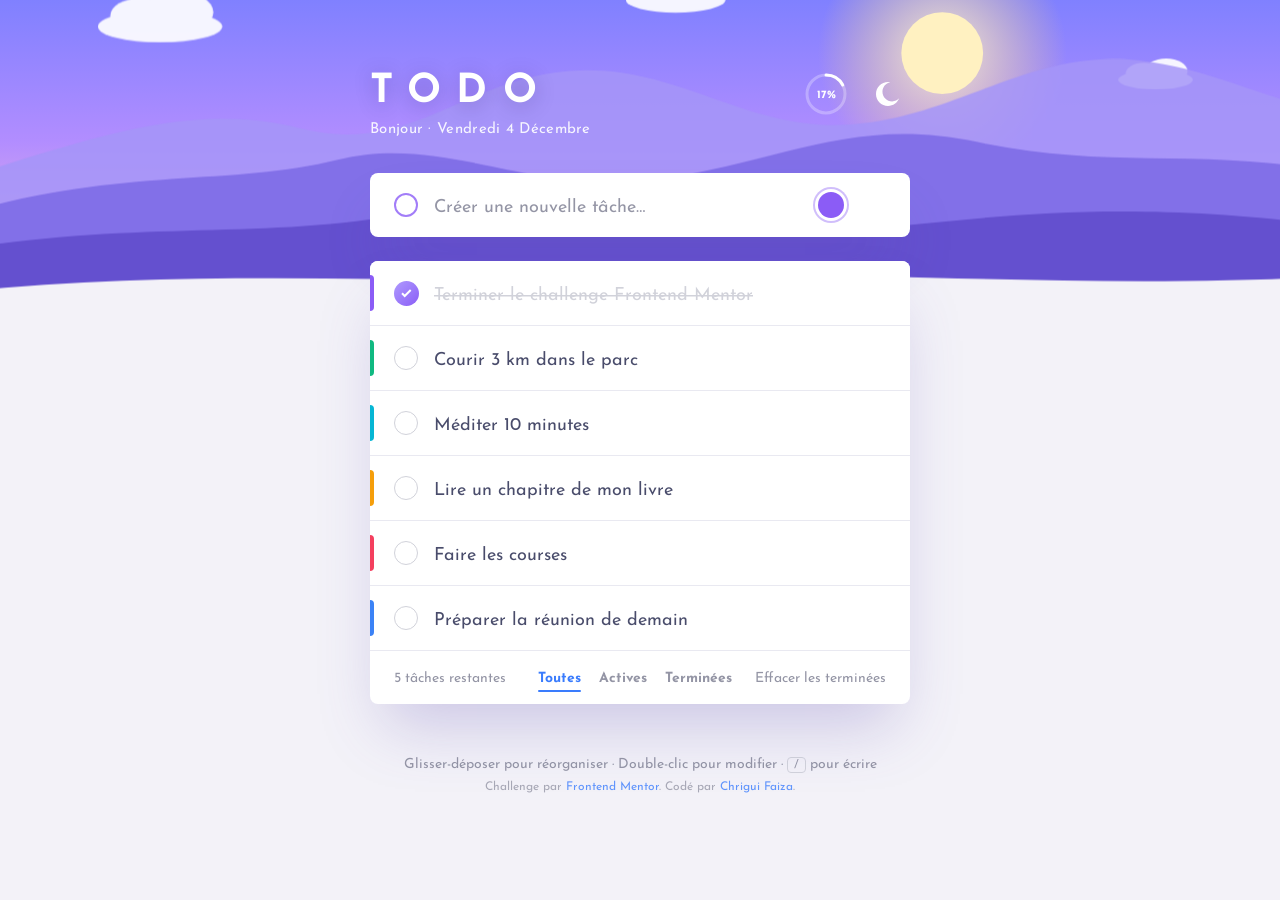
<file: index.html>
<!DOCTYPE html>
<html lang="fr" data-theme="light">
<head>
  <meta charset="UTF-8">
  <meta name="viewport" content="width=device-width, initial-scale=1.0">
  <meta name="theme-color" content="#6d7cff">
  <title>TODO — Mes tâches</title>

  <!-- Favicon intégré (aucun fichier image nécessaire) -->
  <link rel="icon" href="data:image/svg+xml,%3Csvg xmlns='http://www.w3.org/2000/svg' viewBox='0 0 32 32'%3E%3Cdefs%3E%3ClinearGradient id='g' x1='0' y1='0' x2='1' y2='1'%3E%3Cstop offset='0' stop-color='%2355ddff'/%3E%3Cstop offset='1' stop-color='%23c058f3'/%3E%3C/linearGradient%3E%3C/defs%3E%3Ccircle cx='16' cy='16' r='15' fill='url(%23g)'/%3E%3Cpath d='M10 16.5l4 4 8-9' fill='none' stroke='white' stroke-width='3' stroke-linecap='round' stroke-linejoin='round'/%3E%3C/svg%3E">

  <link rel="preconnect" href="https://fonts.googleapis.com">
  <link rel="preconnect" href="https://fonts.gstatic.com" crossorigin>
  <link rel="stylesheet" href="https://fonts.googleapis.com/css2?family=Josefin+Sans:wght@400;600;700&display=swap">

  <!-- Applique le thème AVANT l'affichage pour éviter un flash blanc -->
  <script>
    (function () {
      var t = null;
      try { t = JSON.parse(localStorage.getItem("theme")); } catch (e) {}
      if (t !== "light" && t !== "dark") {
        t = window.matchMedia && matchMedia("(prefers-color-scheme: dark)").matches ? "dark" : "light";
      }
      document.documentElement.dataset.theme = t;
    })();
  </script>

  <link rel="stylesheet" href="style.css">
</head>
<body>

  <!-- ===================== EN-TÊTE ILLUSTRÉ ===================== -->
  <!-- Paysage en SVG : soleil le jour, lune et étoiles la nuit.
       Les couleurs viennent des variables CSS => elles changent avec le thème. -->
  <header class="hero" id="hero" aria-hidden="true">
    <svg class="hero-art" viewBox="0 0 1440 400" preserveAspectRatio="xMidYMax slice">
      <defs>
        <linearGradient id="sky" x1="0" y1="0" x2="0" y2="1">
          <stop class="s1" offset="0"/>
          <stop class="s2" offset="0.55"/>
          <stop class="s3" offset="1"/>
        </linearGradient>
        <radialGradient id="sunGlow">
          <stop offset="0" stop-color="#fff6d6" stop-opacity=".9"/>
          <stop offset="1" stop-color="#ffd27a" stop-opacity="0"/>
        </radialGradient>
        <radialGradient id="moonGlow">
          <stop offset="0" stop-color="#d9d4ff" stop-opacity=".55"/>
          <stop offset="1" stop-color="#d9d4ff" stop-opacity="0"/>
        </radialGradient>
        <mask id="crescent">
          <rect width="1440" height="400" fill="white"/>
          <circle cx="1080" cy="106" r="34" fill="black"/>
        </mask>
      </defs>

      <!-- Ciel -->
      <rect class="sky" width="1440" height="400" fill="url(#sky)"/>

      <!-- Étoiles (générées en JS) + étoile filante -->
      <g class="stars" id="stars"></g>
      <line class="shooting" x1="300" y1="40" x2="380" y2="70"/>

      <!-- Soleil / Lune (parallaxe lente) -->
      <g class="layer" style="--depth: 4"><g class="celestial">
        <g class="sun">
          <circle cx="1060" cy="120" r="140" fill="url(#sunGlow)"/>
          <circle cx="1060" cy="120" r="46" fill="#fff1c1"/>
        </g>
        <g class="moon">
          <circle cx="1060" cy="120" r="120" fill="url(#moonGlow)"/>
          <circle cx="1060" cy="120" r="38" fill="#f3f0ff" mask="url(#crescent)"/>
        </g>
      </g></g>

      <!-- Nuages qui dérivent -->
      <g class="layer" style="--depth: 8">
        <g class="clouds">
          <g class="cloud" transform="translate(180 90)">
            <ellipse cx="0" cy="0" rx="70" ry="18"/>
            <ellipse cx="-22" cy="-12" rx="34" ry="20"/>
            <ellipse cx="20" cy="-16" rx="40" ry="24"/>
          </g>
          <g class="cloud desktop-only" transform="translate(760 60) scale(.8)">
            <ellipse cx="0" cy="0" rx="70" ry="18"/>
            <ellipse cx="-22" cy="-12" rx="34" ry="20"/>
            <ellipse cx="20" cy="-16" rx="40" ry="24"/>
          </g>
          <g class="cloud" transform="translate(1300 150) scale(.6)">
            <ellipse cx="0" cy="0" rx="70" ry="18"/>
            <ellipse cx="-22" cy="-12" rx="34" ry="20"/>
            <ellipse cx="20" cy="-16" rx="40" ry="24"/>
          </g>
        </g>
      </g>

      <!-- Montagnes en 3 plans -->
      <path class="layer m1 desktop-only" style="--depth: 12"
        d="M-40 260 C120 210 220 175 340 205 C460 235 520 150 640 140 C760 130 840 210 960 200 C1080 190 1160 115 1280 128 C1360 137 1420 170 1480 182 V400 H-40Z"/>
      <path class="layer m2" style="--depth: 20"
        d="M-40 300 C140 248 260 270 380 240 C500 210 600 282 740 262 C880 242 960 190 1100 220 C1240 250 1340 228 1480 250 V400 H-40Z"/>
      <path class="layer m3" style="--depth: 30"
        d="M-40 340 C160 308 300 330 460 300 C620 270 760 332 920 322 C1080 312 1220 280 1480 312 V400 H-40Z"/>
      <!-- Premier plan : même couleur que la page => fondu parfait -->
      <path class="m4" d="M-40 388 C240 360 480 382 720 372 C960 362 1200 386 1480 372 V400 H-40Z"/>
    </svg>
  </header>

  <!-- ===================== APPLICATION ===================== -->
  <main class="app">

    <div class="app-head">
      <div>
        <h1>TODO</h1>
        <p class="greeting" id="greeting"></p>
      </div>

      <div class="head-actions">
        <!-- Anneau de progression -->
        <div class="ring" id="ring" role="img" aria-label="Progression">
          <svg viewBox="0 0 44 44">
            <circle class="ring-track" cx="22" cy="22" r="19"/>
            <circle class="ring-value" id="ringValue" cx="22" cy="22" r="19"/>
          </svg>
          <span id="ringText">0%</span>
        </div>

        <!-- Bouton jour / nuit -->
        <button class="theme-btn" id="themeBtn" type="button" aria-label="Activer le mode nuit">
          <svg class="icon-moon" viewBox="0 0 26 26" aria-hidden="true">
            <path fill="currentColor" d="M13 0c.81 0 1.603.074 2.373.216C10.593 1.199 7 5.43 7 10.5 7 16.299 11.701 21 17.5 21c2.996 0 5.7-1.255 7.613-3.268C23.22 22.572 18.51 26 13 26 5.82 26 0 20.18 0 13S5.82 0 13 0z"/>
          </svg>
          <svg class="icon-sun" viewBox="0 0 26 26" aria-hidden="true">
            <path fill="currentColor" d="M13 21a1 1 0 011 1v3a1 1 0 11-2 0v-3a1 1 0 011-1zm-5.657-2.343a1 1 0 010 1.414l-2.121 2.121a1 1 0 01-1.414-1.414l2.12-2.121a1 1 0 011.415 0zm12.728 0l2.121 2.121a1 1 0 01-1.414 1.414l-2.121-2.12a1 1 0 011.414-1.415zM13 8a5 5 0 110 10 5 5 0 010-10zm12 4a1 1 0 110 2h-3a1 1 0 110-2h3zM4 12a1 1 0 110 2H1a1 1 0 110-2h3zm18.192-8.192a1 1 0 010 1.414l-2.12 2.121a1 1 0 01-1.415-1.414l2.121-2.121a1 1 0 011.414 0zm-16.97 0l2.121 2.12A1 1 0 015.93 7.344L3.808 5.222a1 1 0 011.414-1.414zM13 0a1 1 0 011 1v3a1 1 0 11-2 0V1a1 1 0 011-1z"/>
          </svg>
        </button>
      </div>
    </div>

    <!-- Nouvelle tâche -->
    <form class="card new-task" id="newTask" autocomplete="off">
      <span class="check preview" aria-hidden="true"></span>
      <label class="sr-only" for="taskInput">Nouvelle tâche</label>
      <input type="text" id="taskInput" maxlength="140" placeholder="Créer une nouvelle tâche…">
      <button type="button" class="swatch-btn" id="newColorBtn" aria-label="Choisir la couleur de la note" aria-haspopup="true"></button>
      <button type="submit" class="add-btn" id="addBtn" aria-label="Ajouter la tâche">
        <svg viewBox="0 0 18 18" aria-hidden="true"><path d="M9 2v14M2 9h14" stroke="currentColor" stroke-width="2.4" stroke-linecap="round"/></svg>
      </button>
    </form>

    <!-- Liste -->
    <section class="card list-card" aria-label="Liste des tâches">
      <ul id="taskList" class="task-list"></ul>

      <div class="empty" id="empty" hidden>
        <svg viewBox="0 0 120 90" aria-hidden="true">
          <rect x="18" y="10" width="84" height="70" rx="10" class="e-paper"/>
          <rect x="32" y="28" width="12" height="12" rx="6" class="e-dot"/>
          <rect x="52" y="31" width="36" height="6" rx="3" class="e-line"/>
          <rect x="32" y="50" width="12" height="12" rx="6" class="e-dot2"/>
          <rect x="52" y="53" width="26" height="6" rx="3" class="e-line"/>
        </svg>
        <p id="emptyText">Rien à faire… pour l'instant !</p>
      </div>

      <div class="list-footer">
        <span id="nbItem" aria-live="polite"></span>

        <div class="filters" role="group" aria-label="Filtrer les tâches">
          <button type="button" data-filter="all" aria-pressed="true">Toutes</button>
          <button type="button" data-filter="active" aria-pressed="false">Actives</button>
          <button type="button" data-filter="completed" aria-pressed="false">Terminées</button>
        </div>

        <button type="button" id="clear" class="clear">Effacer les terminées</button>
      </div>
    </section>

    <footer class="footer">
      <p>Glisser-déposer pour réorganiser · Double-clic pour modifier · <kbd>/</kbd> pour écrire</p>
      <p class="attribution">
        Challenge par <a href="https://www.frontendmentor.io?ref=challenge" target="_blank" rel="noopener">Frontend Mentor</a>.
        Codé par <a href="https://github.com/faiza-chr/">Chrigui Faiza</a>.
      </p>
    </footer>
  </main>

  <!-- Palette de couleurs (partagée, positionnée en JS) -->
  <div class="palette" id="palette" role="dialog" aria-label="Couleur de la note" hidden></div>

  <!-- Notification avec « Annuler » -->
  <div class="toast" id="toast" role="status" aria-live="polite">
    <span id="toastText"></span>
    <button type="button" id="toastAction"></button>
  </div>

  <script src="script.js"></script>
</body>
</html>
</file>
<file: style.css>
/* =========================================================
   TODO — style.css
   Thème jour / nuit piloté par [data-theme] sur <html>
   ========================================================= */

*, *::before, *::after { margin: 0; padding: 0; box-sizing: border-box; }

/* ---------- Variables : MODE JOUR ---------- */
:root {
  --font: "Josefin Sans", system-ui, sans-serif;

  --bg: #f3f2f8;
  --card: #ffffff;
  --text: #494c6b;
  --muted: #9495a5;
  --faint: #d1d2da;
  --line: #e9e9f1;
  --hover: #24263a;
  --accent: #3a7cfd;
  --shadow: 0 35px 60px -15px rgba(99, 82, 180, .28);

  /* Scène de l'en-tête */
  --sky1: #6d7cff;
  --sky2: #b28dff;
  --sky3: #ffc2d9;
  --m1: #a596f8;
  --m2: #8270e8;
  --m3: #6450cf;
  --cloud: .92;
  --stars: 0;
  --sun: 1;

  --ease: cubic-bezier(.2, .8, .2, 1);
  color-scheme: light;
}

/* ---------- Variables : MODE NUIT ---------- */
[data-theme="dark"] {
  --bg: #161722;
  --card: #25273d;
  --text: #c8cbe7;
  --muted: #6b6e8e;
  --faint: #4d5067;
  --line: #34364c;
  --hover: #f1f1fb;
  --accent: #6aa0ff;
  --shadow: 0 35px 60px -15px rgba(0, 0, 0, .65);

  --sky1: #060a22;
  --sky2: #1c1850;
  --sky3: #4b2a7d;
  --m1: #2c2760;
  --m2: #1e1b45;
  --m3: #14122f;
  --cloud: .14;
  --stars: 1;
  --sun: 0;

  color-scheme: dark;
}

html { -webkit-text-size-adjust: 100%; }

body {
  min-height: 100vh;
  font-family: var(--font);
  font-size: 18px;
  color: var(--text);
  background: var(--bg);
  transition: background-color .5s var(--ease), color .5s var(--ease);
  -webkit-font-smoothing: antialiased;
}

button { font: inherit; color: inherit; background: none; border: 0; cursor: pointer; }
button:focus-visible, input:focus-visible { outline: 2px solid var(--accent); outline-offset: 3px; border-radius: 6px; }

.sr-only {
  position: absolute; width: 1px; height: 1px; overflow: hidden;
  clip: rect(0 0 0 0); white-space: nowrap;
}

/* Transition circulaire du thème (View Transitions API) */
::view-transition-old(root),
::view-transition-new(root) { animation: none; mix-blend-mode: normal; }

/* =========================================================
   EN-TÊTE ILLUSTRÉ
   ========================================================= */
.hero {
  position: relative;
  height: 300px;
  overflow: hidden;
  background: var(--bg);
}
.hero-art { position: absolute; top: 0; left: 0; width: 100%; height: calc(100% + 2px); display: block; }
.celestial { transition: transform .6s var(--ease); }

.s1 { stop-color: var(--sky1); }
.s2 { stop-color: var(--sky2); }
.s3 { stop-color: var(--sky3); }
.s1, .s2, .s3 { transition: stop-color .8s var(--ease); }

.m1 { fill: var(--m1); opacity: .85; }
.m2 { fill: var(--m2); }
.m3 { fill: var(--m3); }
.m4 { fill: var(--bg); }
.m1, .m2, .m3, .m4 { transition: fill .8s var(--ease); }

/* Parallaxe : --px / --py sont mis à jour par le JS */
.layer {
  transform: translate(calc(var(--px, 0) * var(--depth) * -1px), calc(var(--py, 0) * var(--depth) * -.4px));
  transition: transform .6s var(--ease);
}

/* Soleil qui se couche / lune qui se lève */
.sun, .moon { transition: transform 1s var(--ease), opacity .8s var(--ease); }
.sun  { opacity: var(--sun); transform: translateY(calc((1 - var(--sun)) * 170px)); }
.moon { opacity: calc(1 - var(--sun)); transform: translateY(calc(var(--sun) * 170px)); }

.cloud ellipse { fill: #fff; }
.clouds { opacity: var(--cloud); transition: opacity .8s; animation: drift 60s linear infinite alternate; }
@keyframes drift { to { transform: translateX(-120px); } }

.stars { opacity: var(--stars); transition: opacity 1s var(--ease); }
.star { fill: #fff; animation: twinkle 3s ease-in-out infinite; }
@keyframes twinkle { 50% { opacity: .25; } }

.shooting {
  stroke: #fff; stroke-width: 2; stroke-linecap: round;
  stroke-dasharray: 40 400; stroke-dashoffset: 40;
  opacity: 0;
}
[data-theme="dark"] .shooting { animation: shoot 7s ease-in 2s infinite; }
@keyframes shoot {
  0%   { stroke-dashoffset: 40;   opacity: 0; transform: translate(0, 0); }
  2%   { opacity: 1; }
  10%  { stroke-dashoffset: -120; opacity: 0; transform: translate(260px, 100px); }
  100% { opacity: 0; }
}

/* =========================================================
   APPLICATION
   ========================================================= */
.app {
  position: relative;
  z-index: 1;
  width: min(540px, 100% - 48px);
  margin: -228px auto 0;
  padding-bottom: 48px;
}

.app-head {
  display: flex;
  align-items: flex-start;
  justify-content: space-between;
  margin-bottom: 36px;
  color: #fff;
}
h1 {
  font-size: 40px;
  font-weight: 700;
  letter-spacing: .38em;
  line-height: 1;
  text-shadow: 0 4px 20px rgba(30, 20, 80, .25);
}
.greeting {
  margin-top: 10px;
  font-size: 15px;
  opacity: .9;
  letter-spacing: .02em;
  text-transform: capitalize;
}

.head-actions { display: flex; align-items: center; gap: 18px; }

/* Anneau de progression */
.ring { position: relative; width: 44px; height: 44px; display: grid; place-items: center; }
.ring svg { position: absolute; inset: 0; transform: rotate(-90deg); }
.ring circle { fill: none; stroke-width: 3; }
.ring-track { stroke: rgba(255, 255, 255, .28); }
.ring-value {
  stroke: #fff; stroke-linecap: round;
  stroke-dasharray: 119.38; stroke-dashoffset: 119.38;
  transition: stroke-dashoffset .7s var(--ease);
}
#ringText { font-size: 11px; font-weight: 700; padding-top: 2px; }

/* Bouton jour / nuit */
.theme-btn {
  position: relative;
  width: 44px; height: 44px;
  border-radius: 50%;
  display: grid; place-items: center;
  color: #fff;
  transition: background .3s, transform .3s var(--ease);
}
.theme-btn:hover { background: rgba(255, 255, 255, .16); transform: rotate(-12deg); }
.theme-btn svg {
  position: absolute; width: 24px; height: 24px;
  transition: transform .6s var(--ease), opacity .4s;
}
.icon-sun  { opacity: 0; transform: rotate(-90deg) scale(.4); }
[data-theme="dark"] .icon-moon { opacity: 0; transform: rotate(90deg) scale(.4); }
[data-theme="dark"] .icon-sun  { opacity: 1; transform: none; }

/* ---------- Cartes ---------- */
.card {
  background: var(--card);
  border-radius: 8px;
  box-shadow: var(--shadow);
  transition: background-color .5s var(--ease), box-shadow .5s;
}

/* ---------- Bouton cercle (cocher) ---------- */
.check {
  position: relative;
  flex: none;
  width: 24px; height: 24px;
  border-radius: 50%;
  border: 1.5px solid var(--faint);
  transition: border-color .2s, transform .2s var(--ease);
}
.check::after {
  content: "";
  position: absolute; inset: -1.5px;
  border-radius: 50%;
  background:
    url("data:image/svg+xml,%3Csvg xmlns='http://www.w3.org/2000/svg' width='11' height='9'%3E%3Cpath fill='none' stroke='%23FFF' stroke-width='2' d='M1 4.304L3.696 7l6-6'/%3E%3C/svg%3E") center / 11px no-repeat,
    linear-gradient(135deg, color-mix(in oklab, var(--c, var(--accent)), white 35%), var(--c, var(--accent)));
  transform: scale(0);
  transition: transform .35s cubic-bezier(.3, 1.6, .5, 1);
}
.check.preview { border-color: var(--c); border-width: 2px; opacity: .8; }

/* ---------- Nouvelle tâche ---------- */
.new-task {
  display: flex;
  align-items: center;
  gap: 16px;
  height: 64px;
  padding: 0 14px 0 24px;
  margin-bottom: 24px;
}
.new-task.shake { animation: shake .4s; }
@keyframes shake {
  20%, 60% { transform: translateX(-8px); }
  40%, 80% { transform: translateX(8px); }
}

#taskInput {
  flex: 1;
  min-width: 0;
  height: 100%;
  border: 0;
  outline: 0;
  background: transparent;
  font: inherit;
  color: var(--text);
  caret-color: var(--accent);
  padding-top: 4px;
}
#taskInput::placeholder { color: var(--muted); }

.swatch-btn {
  flex: none;
  width: 26px; height: 26px;
  border-radius: 50%;
  background: var(--c, var(--accent));
  box-shadow: 0 0 0 3px var(--card), 0 0 0 5px color-mix(in srgb, var(--c, var(--accent)) 40%, transparent);
  transition: transform .2s var(--ease), background .3s;
}
.swatch-btn:hover { transform: scale(1.12); }

.add-btn {
  flex: none;
  width: 36px; height: 36px;
  border-radius: 50%;
  display: grid; place-items: center;
  color: #fff;
  background: linear-gradient(135deg, #55ddff, #c058f3);
  opacity: 0;
  transform: scale(.4) rotate(-90deg);
  pointer-events: none;
  transition: opacity .25s, transform .35s cubic-bezier(.3, 1.6, .5, 1);
}
.add-btn svg { width: 16px; height: 16px; }
.new-task.has-text .add-btn { opacity: 1; transform: none; pointer-events: auto; }

/* ---------- Liste ---------- */
.list-card { position: relative; overflow: visible; }

.task-list { list-style: none; position: relative; }

.task {
  --c: var(--accent);
  position: relative;
  display: flex;
  align-items: center;
  gap: 16px;
  padding: 20px 20px 20px 24px;
  border-bottom: 1px solid var(--line);
  background: var(--card);
  transition: background-color .3s, border-color .5s;
}
.task:first-child { border-radius: 8px 8px 0 0; }

/* Barre de couleur à gauche */
.task::before {
  content: "";
  position: absolute;
  left: 0; top: 14px; bottom: 14px;
  width: 4px;
  border-radius: 0 4px 4px 0;
  background: var(--c);
  transition: background .3s, top .3s var(--ease), bottom .3s var(--ease);
}
.task:hover { background: color-mix(in srgb, var(--c) 6%, var(--card)); }
.task:hover::before { top: 0; bottom: 0; }
.task:first-child:hover::before { border-top-left-radius: 0; }

.task .check { cursor: pointer; }
.task .check:hover { border-color: var(--c); transform: scale(1.08); }

.text {
  flex: 1;
  min-width: 0;
  padding-top: 4px;
  overflow-wrap: anywhere;
  cursor: text;
  user-select: none;
}
/* Barré animé */
.text span {
  background: linear-gradient(currentColor, currentColor) 0 55% / 0% 1.5px no-repeat;
  box-decoration-break: clone;
  -webkit-box-decoration-break: clone;
  transition: background-size .4s var(--ease), color .3s;
}

.task.completed .check { border-color: transparent; }
.task.completed .check::after { transform: scale(1); }
.task.completed .text { color: var(--faint); }
.task.completed .text span { background-size: 100% 1.5px; }

/* Champ d'édition */
.edit {
  flex: 1;
  min-width: 0;
  font: inherit;
  color: var(--text);
  background: color-mix(in srgb, var(--c) 10%, transparent);
  border: 0;
  border-bottom: 2px solid var(--c);
  border-radius: 4px 4px 0 0;
  padding: 4px 8px 2px;
  outline: 0;
}

/* Poignée, pastille couleur, supprimer */
.grip, .dot, .delete {
  flex: none;
  display: grid; place-items: center;
  opacity: 0;
  transition: opacity .2s, transform .2s var(--ease), color .2s;
}
.task:hover :is(.grip, .dot, .delete),
.task:focus-within :is(.grip, .dot, .delete) { opacity: 1; }

.grip {
  position: absolute;
  left: -30px;
  width: 24px; height: 40px;
  color: var(--muted);
  cursor: grab;
  touch-action: none;
}
.grip svg { width: 10px; height: 16px; }
.app:has(.grip) .task:hover .grip { opacity: .7; }

.dot {
  width: 22px; height: 22px;
  border-radius: 50%;
}
.dot::before {
  content: "";
  width: 12px; height: 12px;
  border-radius: 50%;
  background: var(--c);
  box-shadow: 0 0 0 3px color-mix(in srgb, var(--c) 25%, transparent);
  transition: transform .2s var(--ease);
}
.dot:hover::before { transform: scale(1.3); }

.delete { width: 22px; height: 22px; color: var(--muted); }
.delete svg { width: 14px; height: 14px; }
.delete:hover { color: #f43f5e; transform: rotate(90deg); }

/* Animations d'entrée / sortie */
.task.enter { animation: enter .45s var(--ease); }
@keyframes enter {
  from { opacity: 0; transform: translateY(-12px) scale(.98); }
}
.task.leave { animation: leave .32s var(--ease) forwards; pointer-events: none; }
@keyframes leave {
  to { opacity: 0; transform: translateX(40px); }
}

/* Glisser-déposer */
.task.dragging {
  z-index: 5;
  border-radius: 8px;
  border-bottom-color: transparent;
  box-shadow: 0 20px 40px -10px rgba(40, 30, 90, .35), 0 0 0 2px var(--c);
  transition: box-shadow .2s;
}
.task.dragging .grip { cursor: grabbing; opacity: 1; }
.task-list.sorting { user-select: none; }
.task-list.sorting .task:not(.dragging) { pointer-events: none; }

/* État vide */
.empty {
  padding: 40px 24px 32px;
  text-align: center;
  color: var(--muted);
  font-size: 16px;
  border-bottom: 1px solid var(--line);
}
.empty svg { width: 110px; margin-bottom: 14px; animation: float 4s ease-in-out infinite; }
@keyframes float { 50% { transform: translateY(-6px); } }
.e-paper { fill: color-mix(in srgb, var(--accent) 10%, var(--card)); stroke: var(--line); }
.e-dot   { fill: #8b5cf6; }
.e-dot2  { fill: #10b981; }
.e-line  { fill: var(--faint); }

/* Pied de liste */
.list-footer {
  display: flex;
  align-items: center;
  justify-content: space-between;
  gap: 12px;
  padding: 16px 24px;
  font-size: 14px;
  color: var(--muted);
}
#nbItem { min-width: 120px; padding-top: 2px; }
.list-footer > *, .filters button, .toast span { white-space: nowrap; }

.filters { display: flex; gap: 18px; }
.filters button {
  position: relative;
  font-weight: 700;
  color: var(--muted);
  padding: 4px 0 2px;
  transition: color .2s;
}
.filters button:hover { color: var(--hover); }
.filters button[aria-pressed="true"] { color: var(--accent); }
.filters button::after {
  content: "";
  position: absolute; left: 0; right: 0; bottom: -4px;
  height: 2px; border-radius: 2px;
  background: var(--accent);
  transform: scaleX(0);
  transition: transform .3s var(--ease);
}
.filters button[aria-pressed="true"]::after { transform: scaleX(1); }

.clear { color: var(--muted); padding-top: 2px; transition: color .2s, opacity .2s; }
.clear:hover { color: var(--hover); }
.clear:disabled { opacity: .4; cursor: default; color: var(--muted); }

/* Pied de page */
.footer {
  margin-top: 48px;
  text-align: center;
  font-size: 14px;
  color: var(--muted);
  line-height: 1.8;
}
.footer kbd {
  font: inherit; font-size: 12px;
  padding: 1px 6px;
  border: 1px solid var(--faint);
  border-radius: 4px;
}
.attribution { font-size: 12px; opacity: .8; }
.attribution a { color: var(--accent); text-decoration: none; }
.attribution a:hover { text-decoration: underline; }

/* =========================================================
   PALETTE DE COULEURS
   ========================================================= */
.palette {
  position: fixed;
  z-index: 20;
  display: grid;
  grid-template-columns: repeat(4, 32px);
  gap: 10px;
  padding: 14px;
  background: var(--card);
  border: 1px solid var(--line);
  border-radius: 14px;
  box-shadow: 0 20px 50px -10px rgba(20, 15, 60, .35);
  transform-origin: top right;
  animation: pop .22s var(--ease);
}
.palette[hidden] { display: none; }
@keyframes pop { from { opacity: 0; transform: scale(.85) translateY(-6px); } }

.palette-title {
  grid-column: 1 / -1;
  font-size: 12px;
  font-weight: 700;
  letter-spacing: .08em;
  text-transform: uppercase;
  color: var(--muted);
  padding-top: 2px;
}
.swatch {
  width: 32px; height: 32px;
  border-radius: 50%;
  background: var(--c);
  display: grid; place-items: center;
  transition: transform .2s var(--ease), box-shadow .2s;
}
.swatch:hover { transform: scale(1.14); }
.swatch[aria-checked="true"] {
  box-shadow: 0 0 0 3px var(--card), 0 0 0 5px var(--c);
}
.swatch[aria-checked="true"]::after {
  content: "";
  width: 12px; height: 10px;
  background: url("data:image/svg+xml,%3Csvg xmlns='http://www.w3.org/2000/svg' width='11' height='9'%3E%3Cpath fill='none' stroke='%23FFF' stroke-width='2' d='M1 4.304L3.696 7l6-6'/%3E%3C/svg%3E") center / contain no-repeat;
}

/* =========================================================
   TOAST + CONFETTIS
   ========================================================= */
.toast {
  position: fixed;
  left: 50%; bottom: 28px;
  z-index: 30;
  display: flex; align-items: center; gap: 18px;
  padding: 14px 16px 12px 20px;
  font-size: 15px;
  color: #fff;
  background: #25273d;
  border-radius: 10px;
  box-shadow: 0 20px 40px -10px rgba(0, 0, 0, .45);
  transform: translate(-50%, 140%);
  opacity: 0;
  transition: transform .4s var(--ease), opacity .3s;
  pointer-events: none;
}
[data-theme="dark"] .toast { background: #f3f2f8; color: #25273d; }
.toast.show { transform: translate(-50%, 0); opacity: 1; pointer-events: auto; }
#toastAction { font-weight: 700; color: #8fb4ff; }
[data-theme="dark"] #toastAction { color: #3a7cfd; }
#toastAction:empty { display: none; }

.confetti {
  position: fixed;
  z-index: 40;
  width: 8px; height: 8px;
  border-radius: 2px;
  pointer-events: none;
}

/* =========================================================
   RESPONSIVE
   ========================================================= */

/* Écrans tactiles : actions toujours visibles */
@media (hover: none) {
  .grip, .dot, .delete { opacity: 1; }
  .grip { position: static; width: 18px; margin-left: -8px; margin-right: -8px; opacity: .55; }
}

@media (max-width: 600px) {
  body { font-size: 14px; }

  .hero { height: 210px; }
  /* Scène simplifiée sur mobile */
  .desktop-only { display: none; }
  /* Soleil / lune recentrés pour l'image mobile */
  .celestial { transform: translate(-250px, -50px) scale(.8); transform-origin: 1060px 120px; }

  .app { width: calc(100% - 48px); margin-top: -162px; }
  .app-head { margin-bottom: 26px; }
  h1 { font-size: 26px; }
  .greeting { font-size: 12px; margin-top: 8px; }
  .head-actions { gap: 8px; }
  .ring { width: 36px; height: 36px; }
  #ringText { font-size: 9px; }
  .theme-btn { width: 36px; height: 36px; }
  .theme-btn svg { width: 20px; height: 20px; }

  .new-task { height: 52px; gap: 12px; padding: 0 10px 0 20px; margin-bottom: 16px; }
  .check { width: 20px; height: 20px; }
  .check::after { background-size: 9px, auto; }
  .swatch-btn { width: 22px; height: 22px; }
  .add-btn { width: 30px; height: 30px; }

  .task { gap: 12px; padding: 16px 16px 16px 20px; }
  .grip { position: static; width: 18px; margin-left: -8px; margin-right: -6px; opacity: .55; }
  .dot, .delete { opacity: 1; }
  .delete svg { width: 12px; height: 12px; }

  .list-footer { padding: 16px 20px; font-size: 12px; }
  #nbItem { min-width: 0; }

  /* Les filtres deviennent une carte séparée sous la liste */
  .filters {
    position: absolute;
    left: 0; right: 0;
    top: calc(100% + 16px);
    height: 48px;
    justify-content: center;
    align-items: center;
    font-size: 14px;
    background: var(--card);
    border-radius: 8px;
    box-shadow: var(--shadow);
    transition: background-color .5s var(--ease);
  }
  .footer { margin-top: 104px; font-size: 12px; }
  .footer kbd { display: none; }

  .palette { grid-template-columns: repeat(4, 30px); }
  .swatch { width: 30px; height: 30px; }
}

@media (min-width: 1440px) {
  .hero { height: 340px; }
  .app { margin-top: -262px; }
}

/* Respect des préférences d'accessibilité */
@media (prefers-reduced-motion: reduce) {
  *, *::before, *::after {
    animation-duration: .01ms !important;
    animation-iteration-count: 1 !important;
    transition-duration: .01ms !important;
  }
}
</file>
